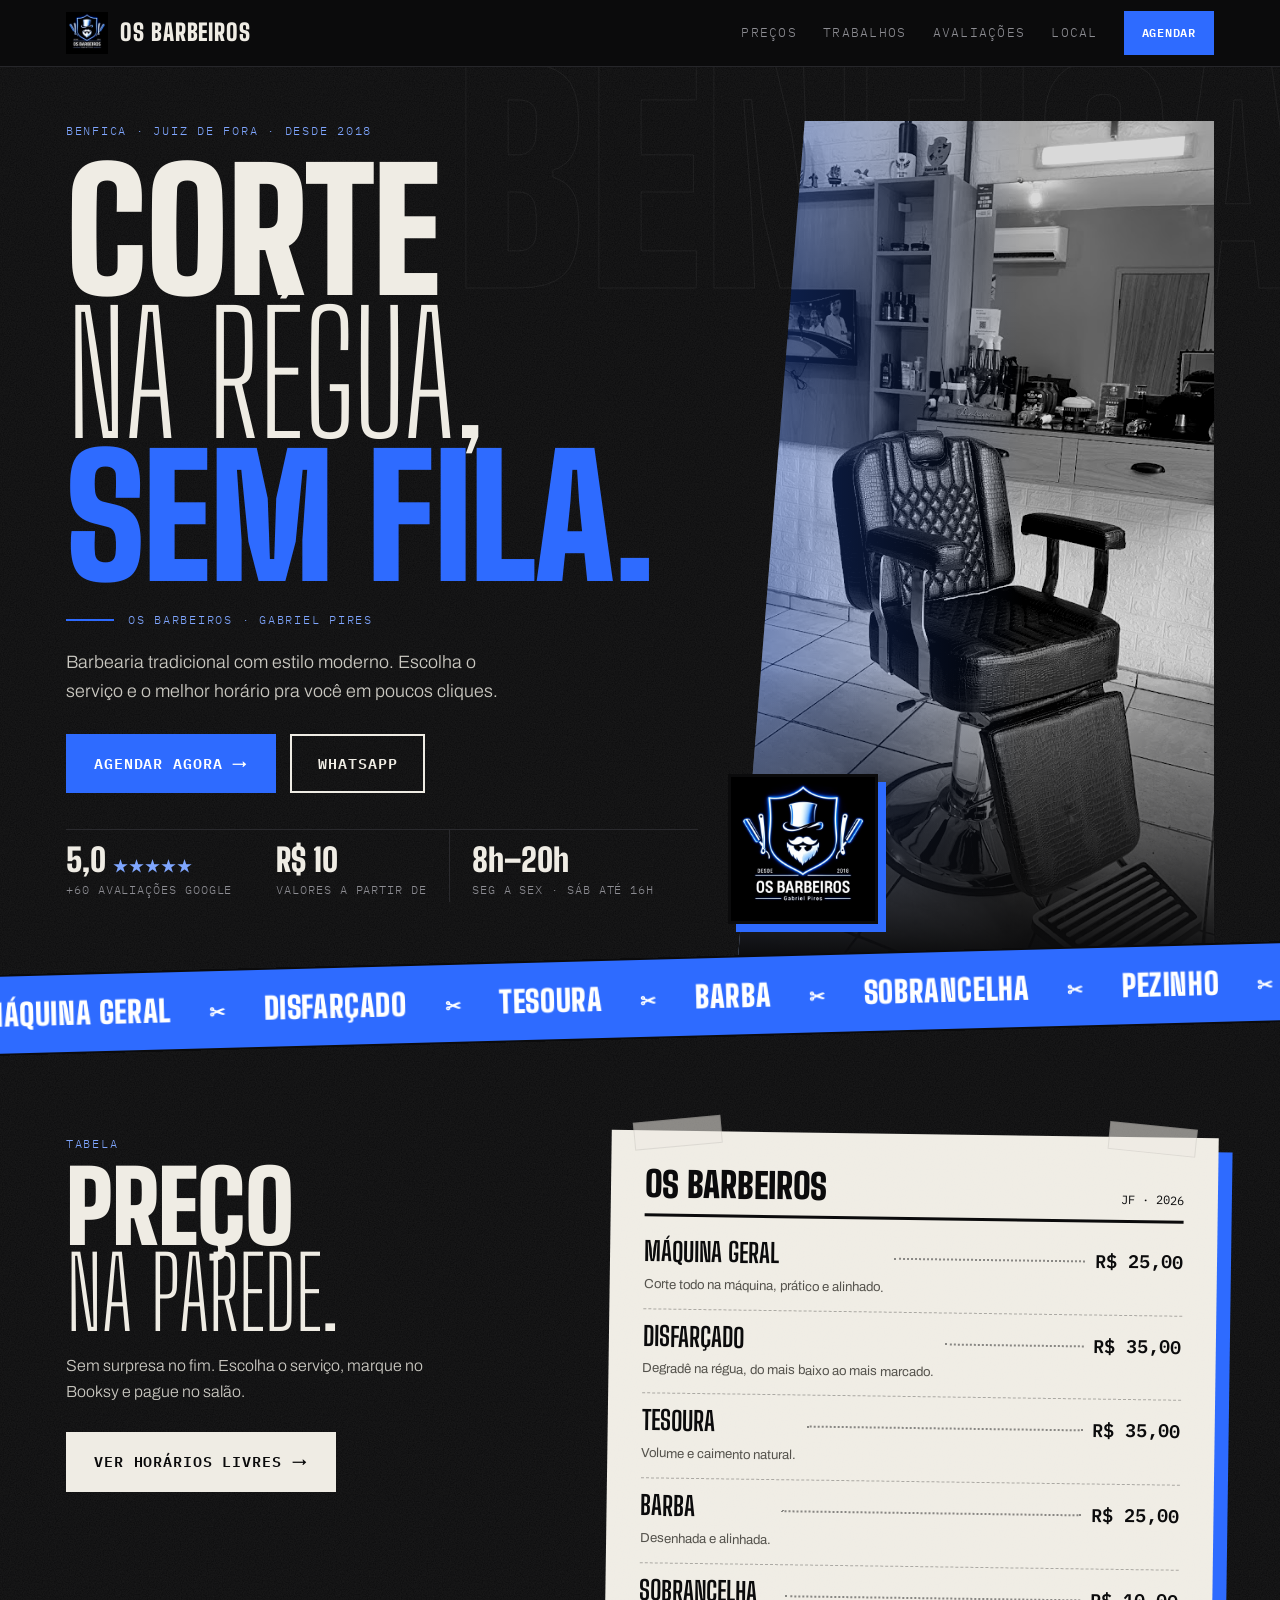
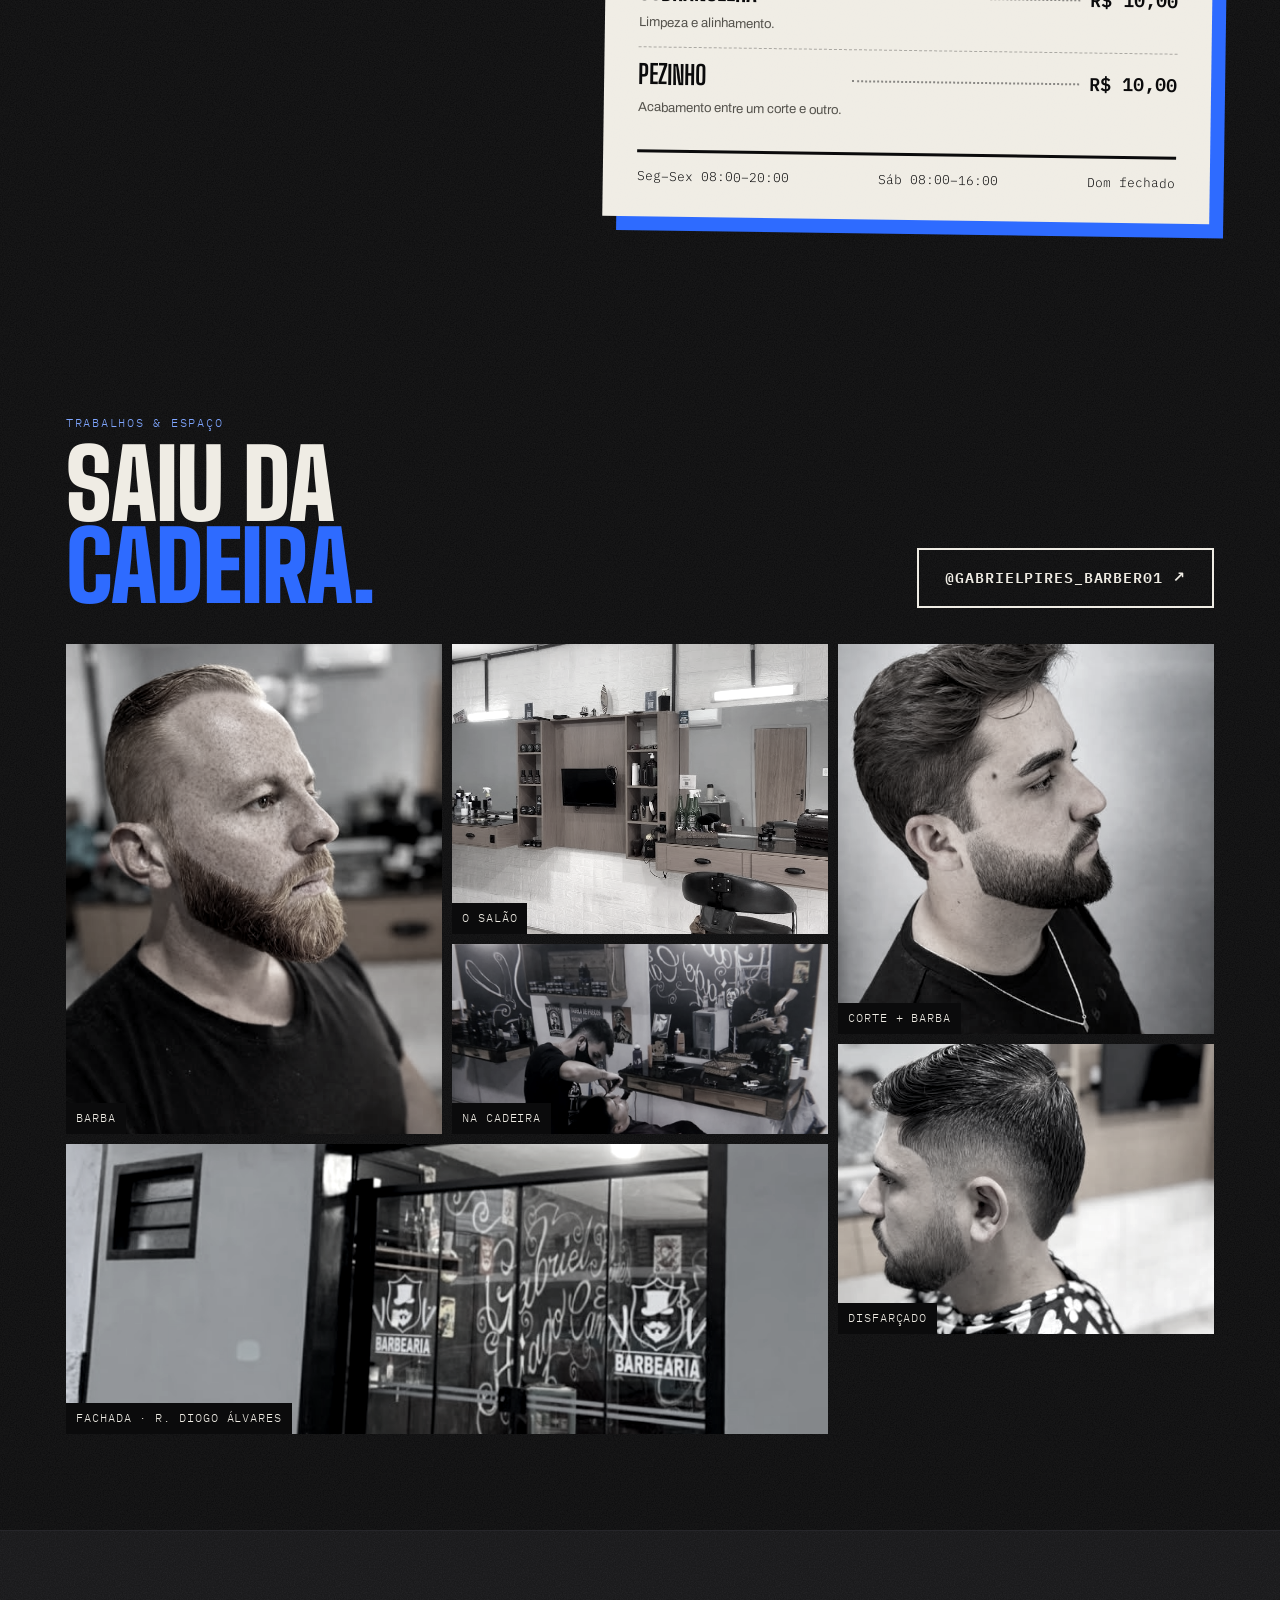
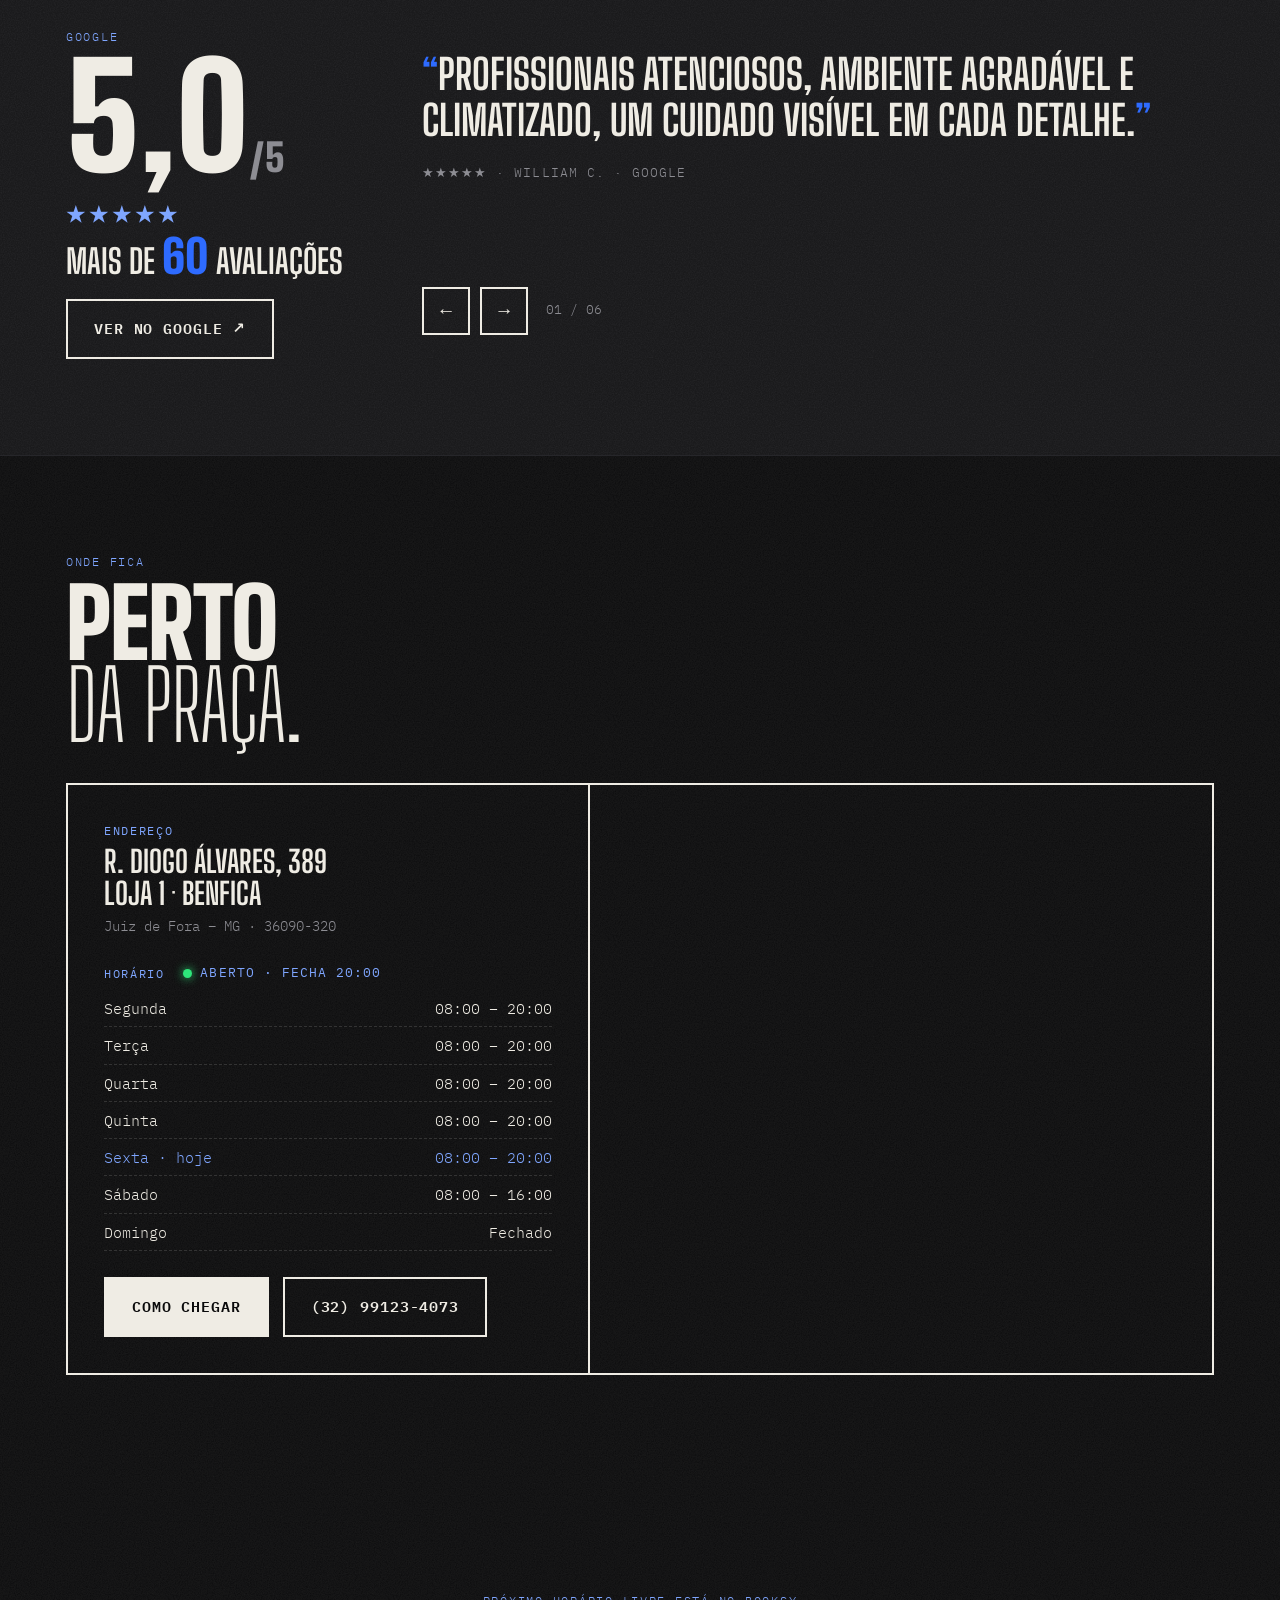
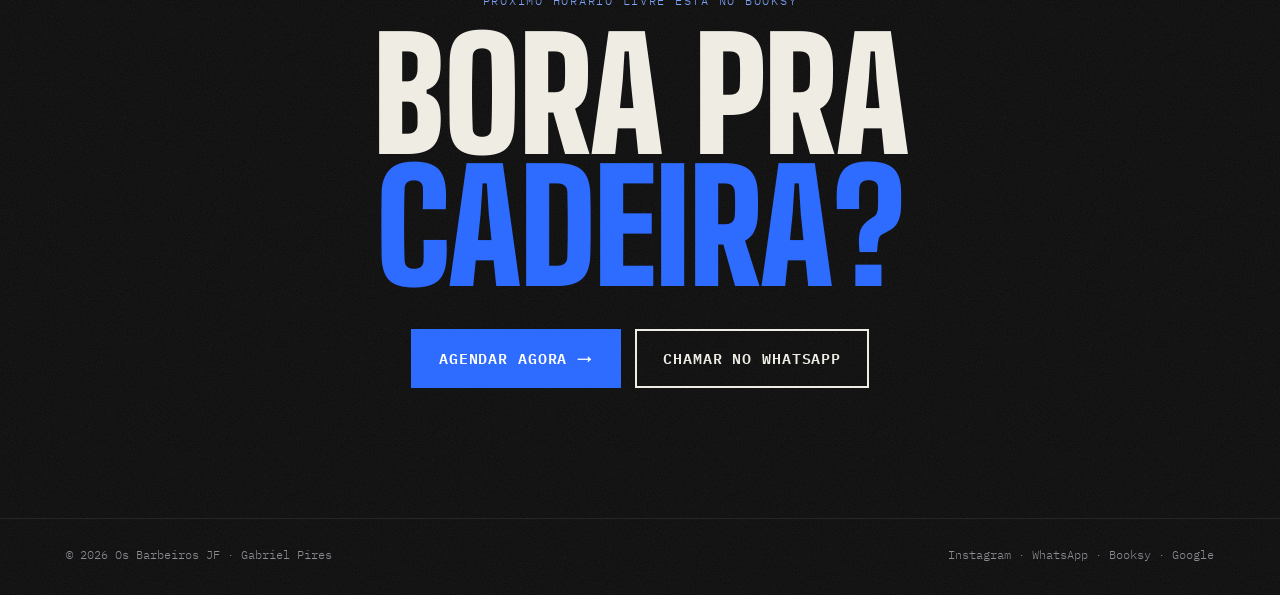
<file: index.html>
<!doctype html>
<html lang="pt-BR">
<head>
<meta charset="utf-8">
<meta name="viewport" content="width=device-width, initial-scale=1">
<title>Os Barbeiros JF · Gabriel Pires</title>
<meta name="description" content="Barbearia Os Barbeiros JF — Benfica, Juiz de Fora. Nota 5,0 no Google. Máquina, disfarçado, tesoura, barba. Agende pelo Booksy.">
<meta name="theme-color" content="#0b0b0c">
<link rel="icon" href="fotos/favicon.png">
<link rel="apple-touch-icon" href="fotos/logo-180.png">
<link rel="preconnect" href="https://fonts.googleapis.com">
<link rel="preconnect" href="https://fonts.gstatic.com" crossorigin>
<link href="https://fonts.googleapis.com/css2?family=Big+Shoulders+Display:wght@300;700;900&family=IBM+Plex+Mono:wght@400;600&family=Archivo:wght@300;400;600&display=swap" rel="stylesheet">
<style>
  /* ========= Identidade: asfalto, cartaz e azul elétrico da logo ========= */
  :root {
    --asfalto: #0b0b0c;
    --concreto: #151517;
    --concreto-2: #1f1f22;
    --cartaz: #efece4;
    --tinta: #0b0b0c;
    --cinza: #8d8d93;
    --azul: #2e6bff;
    --azul-claro: #7fa6ff;
    --display: "Big Shoulders Display", Impact, sans-serif;
    --mono: "IBM Plex Mono", ui-monospace, monospace;
    --texto: "Archivo", system-ui, sans-serif;
    --ruido: url("data:image/svg+xml,%3Csvg xmlns='http://www.w3.org/2000/svg' width='220' height='220'%3E%3Cfilter id='n'%3E%3CfeTurbulence type='fractalNoise' baseFrequency='.85' numOctaves='3' stitchTiles='stitch'/%3E%3CfeColorMatrix values='0 0 0 0 1 0 0 0 0 1 0 0 0 0 1 0 0 0 .07 0'/%3E%3C/filter%3E%3Crect width='100%25' height='100%25' filter='url(%23n)'/%3E%3C/svg%3E");
  }
  * { box-sizing: border-box; margin: 0; padding: 0; }
  html { scroll-behavior: smooth; }
  body { background: var(--asfalto) var(--ruido); color: var(--cartaz); font-family: var(--texto); font-weight: 300; line-height: 1.6; overflow-x: hidden; }
  a { color: inherit; text-decoration: none; }
  img { max-width: 100%; display: block; }
  .wrap { max-width: 1180px; margin: 0 auto; padding: 0 16px; }
  .mono { font-family: var(--mono); }
  .rotulo { font-family: var(--mono); font-size: .78rem; letter-spacing: .14em; text-transform: uppercase; color: var(--azul-claro); }
  .titulo { font-family: var(--display); font-weight: 900; text-transform: uppercase; line-height: .86; letter-spacing: -.01em; font-size: clamp(3rem, 9vw, 7.5rem); }
  .titulo .fino { font-weight: 300; }
  .titulo .azul { color: var(--azul); }
  section { padding: 96px 0; position: relative; }

  /* Botões: blocos sólidos, sem arredondar demais */
  .btn { display: inline-flex; align-items: center; gap: 10px; padding: 16px 26px; font-family: var(--mono); font-weight: 600; font-size: .92rem; letter-spacing: .06em; text-transform: uppercase; border: 2px solid var(--cartaz); transition: transform .15s, background .15s, color .15s, box-shadow .15s; }
  .btn:hover { transform: translate(-3px, -3px); box-shadow: 6px 6px 0 var(--azul); }
  .btn-azul { background: var(--azul); border-color: var(--azul); color: #fff; }
  .btn-azul:hover { box-shadow: 6px 6px 0 var(--cartaz); }
  .btn-claro { background: var(--cartaz); color: var(--tinta); }
  .btn-vazado { color: var(--cartaz); }
  .seta { font-family: var(--texto); font-weight: 600; }

  /* ========= Topo ========= */
  header { position: sticky; top: 0; z-index: 30; background: rgba(11,11,12,.92); backdrop-filter: blur(8px); border-bottom: 1px solid #26262a; }
  header .wrap { display: flex; align-items: center; justify-content: space-between; height: 66px; }
  .marca { display: flex; align-items: center; gap: 12px; }
  .marca img { width: 42px; height: 42px; }
  .marca b { font-family: var(--display); font-weight: 900; font-size: 1.45rem; letter-spacing: .04em; }
  nav { display: flex; gap: 26px; align-items: center; }
  nav a.link { font-family: var(--mono); font-size: .8rem; text-transform: uppercase; letter-spacing: .1em; color: var(--cinza); }
  nav a.link:hover { color: var(--cartaz); }
  nav .btn { padding: 10px 16px; font-size: .78rem; }
  @media (max-width: 860px) { nav a.link { display: none; } }

  /* ========= Hero ========= */
  .hero { padding: 54px 0 0; overflow: hidden; }
  .hero .grade { display: grid; grid-template-columns: 1.15fr 1fr; gap: 40px; align-items: end; }
  @media (max-width: 900px) { .hero .grade { grid-template-columns: 1fr; } }
  .hero .titulo { font-size: clamp(4.2rem, 13vw, 10.5rem); }
  .hero .titulo span { display: block; }
  .linha-entra { opacity: 0; transform: translateY(40%); animation: entra .8s cubic-bezier(.2,.8,.2,1) forwards; }
  @keyframes entra { to { opacity: 1; transform: none; } }
  .hero .assinatura { display: flex; align-items: center; gap: 14px; margin: 22px 0 18px; }
  .hero .assinatura::before { content: ""; width: 48px; height: 2px; background: var(--azul); }
  .hero p.lead { max-width: 470px; font-size: 1.12rem; color: #c9c7c0; }
  .ctas { display: flex; flex-wrap: wrap; gap: 14px; margin-top: 28px; }
  .fatos { display: grid; grid-template-columns: repeat(3, auto); gap: 0; margin-top: 36px; border-top: 1px solid #2a2a2e; width: max-content; max-width: 100%; }
  .fatos div { padding: 14px 22px 0 0; margin-right: 22px; border-right: 1px solid #2a2a2e; }
  .fatos div:last-child { border-right: 0; }
  .fatos b { display: block; font-family: var(--display); font-weight: 900; font-size: 2rem; line-height: 1; }
  .fatos small { font-family: var(--mono); font-size: .72rem; color: var(--cinza); text-transform: uppercase; letter-spacing: .08em; }
  .fatos .estrelas { color: var(--azul-claro); letter-spacing: 2px; }
  @media (max-width: 520px) { .fatos { grid-template-columns: 1fr 1fr; } .fatos div:nth-child(3) { display: none; } }

  .hero-foto { position: relative; align-self: stretch; min-height: 520px; }
  .hero-foto .foto { position: absolute; inset: 0 0 0 0; clip-path: polygon(14% 0, 100% 0, 100% 100%, 0 100%); overflow: hidden; }
  .hero-foto .foto img { width: 100%; height: 100%; object-fit: cover; filter: grayscale(1) contrast(1.15) brightness(.85); }
  .hero-foto .foto::after { content: ""; position: absolute; inset: 0; background: linear-gradient(0deg, var(--asfalto) 0%, transparent 35%), linear-gradient(90deg, rgba(46,107,255,.35), transparent 60%); mix-blend-mode: normal; }
  .hero-foto .selo { position: absolute; left: -10px; bottom: 34px; width: 150px; border: 3px solid var(--asfalto); box-shadow: 8px 8px 0 var(--azul); }
  @media (max-width: 900px) { .hero-foto { min-height: 360px; margin: 0 -16px; } .hero-foto .foto { clip-path: polygon(0 8%, 100% 0, 100% 100%, 0 100%); } .hero-foto .selo { left: 16px; width: 110px; } }
  .letreiro { position: absolute; right: -2vw; top: 0; font-family: var(--display); font-weight: 900; font-size: 22vw; line-height: .8; color: transparent; -webkit-text-stroke: 1px rgba(239,236,228,.06); pointer-events: none; white-space: nowrap; z-index: -1; }

  /* ========= Faixa rolando ========= */
  .faixa { background: var(--azul); color: #fff; overflow: hidden; transform: rotate(-1.5deg); margin: 0 -20px; border-top: 2px solid var(--asfalto); border-bottom: 2px solid var(--asfalto); }
  .faixa div { display: flex; gap: 38px; width: max-content; padding: 14px 0; animation: rola 28s linear infinite; font-family: var(--display); font-weight: 900; font-size: 1.9rem; text-transform: uppercase; letter-spacing: .02em; }
  .faixa span::after { content: "✂"; margin-left: 38px; font-size: 1.2rem; vertical-align: middle; }
  @keyframes rola { to { transform: translateX(-50%); } }

  /* ========= Preços: cartaz colado na parede ========= */
  .precos .grade { display: grid; grid-template-columns: 1fr 1.25fr; gap: 56px; align-items: start; }
  @media (max-width: 900px) { .precos .grade { grid-template-columns: 1fr; gap: 32px; } }
  .precos .titulo { font-size: clamp(3.2rem, 8vw, 6.2rem); margin: 10px 0 18px; }
  .precos p.lead { color: #c9c7c0; max-width: 380px; }
  .cartaz { background: var(--cartaz) var(--ruido); color: var(--tinta); padding: 36px 34px 30px; transform: rotate(.8deg); box-shadow: 14px 14px 0 var(--azul); position: relative; }
  .cartaz::before, .cartaz::after { content: ""; position: absolute; top: -12px; width: 86px; height: 26px; background: rgba(239,236,228,.55); border: 1px solid rgba(0,0,0,.08); }
  .cartaz::before { left: 22px; transform: rotate(-6deg); }
  .cartaz::after { right: 22px; transform: rotate(5deg); }
  .cartaz h3 { font-family: var(--display); font-weight: 900; font-size: 2.2rem; text-transform: uppercase; line-height: 1; border-bottom: 3px solid var(--tinta); padding-bottom: 12px; margin-bottom: 8px; display: flex; justify-content: space-between; align-items: baseline; }
  .cartaz h3 small { font-family: var(--mono); font-size: .75rem; font-weight: 400; }
  .item-preco { display: flex; align-items: baseline; gap: 10px; padding: 14px 0; border-bottom: 1px dashed rgba(11,11,12,.3); }
  .item-preco:last-of-type { border-bottom: 0; }
  .item-preco b { font-family: var(--display); font-weight: 700; font-size: 1.65rem; text-transform: uppercase; line-height: 1; }
  .item-preco i { flex: 1; border-bottom: 2px dotted rgba(11,11,12,.45); transform: translateY(-5px); }
  .item-preco span { font-family: var(--mono); font-weight: 600; font-size: 1.15rem; white-space: nowrap; }
  .item-preco > div { min-width: 0; }
  .item-preco small { display: block; font-size: .82rem; color: #55534d; margin-top: 4px; font-weight: 400; }
  .cartaz .rodape { margin-top: 18px; padding-top: 14px; border-top: 3px solid var(--tinta); display: flex; justify-content: space-between; flex-wrap: wrap; gap: 10px; font-family: var(--mono); font-size: .8rem; }

  /* ========= Trabalhos ========= */
  .cab { display: flex; justify-content: space-between; align-items: end; gap: 20px; flex-wrap: wrap; margin-bottom: 36px; }
  .cab .titulo { font-size: clamp(3rem, 8vw, 6rem); margin-top: 10px; }
  .mosaico { display: grid; grid-template-columns: repeat(12, 1fr); grid-auto-rows: 90px; gap: 10px; }
  .mosaico a { position: relative; overflow: hidden; background: var(--concreto-2); }
  .mosaico img { width: 100%; height: 100%; object-fit: cover; filter: grayscale(.85) contrast(1.1); transition: filter .35s, transform .5s; }
  .mosaico a:hover img { filter: none; transform: scale(1.04); }
  .mosaico a::after { content: attr(data-legenda); position: absolute; left: 0; bottom: 0; background: var(--asfalto); color: var(--cartaz); font-family: var(--mono); font-size: .72rem; text-transform: uppercase; letter-spacing: .08em; padding: 6px 10px; }
  .m1 { grid-column: span 4; grid-row: span 5; } .m2 { grid-column: span 4; grid-row: span 3; } .m3 { grid-column: span 4; grid-row: span 4; }
  .m4 { grid-column: span 4; grid-row: span 2; } .m5 { grid-column: span 4; grid-row: span 3; } .m6 { grid-column: span 8; grid-row: span 3; }
  @media (max-width: 760px) { .mosaico { grid-template-columns: repeat(2, 1fr); grid-auto-rows: 150px; } .mosaico a { grid-column: span 1 !important; grid-row: span 1 !important; } .mosaico .m1, .mosaico .m6 { grid-column: span 2 !important; grid-row: span 2 !important; } }

  /* ========= Avaliações ========= */
  .avaliacoes { background: var(--concreto) var(--ruido); border-top: 1px solid #26262a; border-bottom: 1px solid #26262a; }
  .aval-grade { display: grid; grid-template-columns: 300px 1fr; gap: 56px; align-items: center; }
  @media (max-width: 860px) { .aval-grade { grid-template-columns: 1fr; gap: 28px; } }
  .nota { font-family: var(--display); font-weight: 900; font-size: 9rem; line-height: .8; }
  .nota small { font-size: 2.4rem; color: var(--cinza); }
  .qtd { font-family: var(--display); font-weight: 700; font-size: 2.1rem; line-height: 1; text-transform: uppercase; margin-top: 30px; }
  .qtd b { font-weight: 900; color: var(--azul); font-size: 2.9rem; }
  .qtd .estrelas { display: block; color: var(--azul-claro); font-size: 1.3rem; letter-spacing: 4px; margin-bottom: 8px; }
  .citacao { position: relative; min-height: 210px; }
  .citacao blockquote { font-family: var(--display); font-weight: 700; font-size: clamp(1.7rem, 3.4vw, 2.6rem); line-height: 1.12; text-transform: uppercase; }
  .citacao blockquote::before { content: "“"; color: var(--azul); }
  .citacao blockquote::after { content: "”"; color: var(--azul); }
  .citacao cite { display: block; margin-top: 18px; font-style: normal; font-family: var(--mono); font-size: .82rem; color: var(--cinza); text-transform: uppercase; letter-spacing: .08em; }
  .citacao .troca { animation: aparece .45s ease; }
  @keyframes aparece { from { opacity: 0; transform: translateY(10px); } }
  .controles { display: flex; gap: 10px; align-items: center; margin-top: 26px; }
  .controles button { width: 48px; height: 48px; background: transparent; color: var(--cartaz); border: 2px solid var(--cartaz); font-size: 1.2rem; cursor: pointer; transition: background .15s, color .15s; }
  .controles button:hover { background: var(--cartaz); color: var(--tinta); }
  .controles .cont { font-family: var(--mono); font-size: .8rem; color: var(--cinza); margin-left: 8px; }

  /* ========= Local ========= */
  .local .grade { display: grid; grid-template-columns: 1fr 1.2fr; gap: 0; border: 2px solid var(--cartaz); }
  @media (max-width: 860px) { .local .grade { grid-template-columns: 1fr; } }
  .local .info { padding: 36px; display: grid; gap: 26px; align-content: start; }
  .local h4 { font-family: var(--mono); font-size: .75rem; letter-spacing: .14em; text-transform: uppercase; color: var(--azul-claro); margin-bottom: 6px; font-weight: 400; }
  .local .end { font-family: var(--display); font-weight: 700; font-size: 1.9rem; line-height: 1.05; text-transform: uppercase; }
  .horarios { font-family: var(--mono); font-size: .95rem; }
  .horarios div { display: flex; justify-content: space-between; gap: 12px; padding: 6px 0; border-bottom: 1px dashed #333; }
  .horarios .hoje { color: var(--azul-claro); }
  .status { display: inline-flex; align-items: center; gap: 8px; font-family: var(--mono); font-size: .8rem; text-transform: uppercase; letter-spacing: .08em; }
  .status::before { content: ""; width: 9px; height: 9px; border-radius: 50%; background: var(--cinza); }
  .status.aberto::before { background: #2ee67a; box-shadow: 0 0 10px #2ee67a; }
  .mapa { min-height: 420px; border-left: 2px solid var(--cartaz); }
  @media (max-width: 860px) { .mapa { border-left: 0; border-top: 2px solid var(--cartaz); min-height: 320px; } }
  .mapa iframe { width: 100%; height: 100%; min-height: inherit; border: 0; filter: grayscale(1) invert(.92) contrast(1.05); display: block; }

  /* ========= Final ========= */
  .final { text-align: center; padding: 120px 0 130px; overflow: hidden; }
  .final .titulo { font-size: clamp(3.6rem, 12vw, 10rem); }
  .final .ctas { justify-content: center; }
  footer { border-top: 1px solid #26262a; padding: 26px 0 30px; font-family: var(--mono); font-size: .78rem; color: var(--cinza); }
  footer .wrap { display: flex; flex-wrap: wrap; gap: 14px; justify-content: space-between; }
  footer a:hover { color: var(--cartaz); }

  /* ========= Barra fixa no celular (agendar rápido) ========= */
  .barra-cel { display: none; }
  @media (max-width: 760px) {
    .barra-cel { display: grid; grid-template-columns: 1.6fr 1fr; position: fixed; left: 0; right: 0; bottom: 0; z-index: 40; border-top: 2px solid var(--asfalto); }
    .barra-cel a { padding: 17px 10px; text-align: center; font-family: var(--mono); font-weight: 600; font-size: .9rem; text-transform: uppercase; letter-spacing: .06em; }
    .barra-cel .ag { background: var(--azul); color: #fff; }
    .barra-cel .wa { background: var(--cartaz); color: var(--tinta); }
    body { padding-bottom: 58px; }
    section { padding: 72px 0; }
  }

  .revela { opacity: 0; transform: translateY(28px); transition: opacity .7s, transform .7s; }
  .revela.on { opacity: 1; transform: none; }
  @media (prefers-reduced-motion: reduce) {
    *, *::before, *::after { animation: none !important; transition: none !important; }
    .linha-entra, .revela { opacity: 1; transform: none; }
  }
</style>
</head>
<body>

<header>
  <div class="wrap">
    <a href="#" class="marca"><img src="fotos/logo.jpg" alt="Logo Os Barbeiros"><b>OS BARBEIROS</b></a>
    <nav>
      <a class="link" href="#precos">Preços</a>
      <a class="link" href="#trabalhos">Trabalhos</a>
      <a class="link" href="#avaliacoes">Avaliações</a>
      <a class="link" href="#local">Local</a>
      <a class="btn btn-azul js-booksy" href="#" target="_blank" rel="noopener">Agendar</a>
    </nav>
  </div>
</header>

<main>
  <!-- HERO -->
  <section class="hero">
    <div class="letreiro" aria-hidden="true">BENFICA</div>
    <div class="wrap grade">
      <div style="padding-bottom:56px">
        <div class="rotulo linha-entra" style="animation-delay:.05s">Benfica · Juiz de Fora · desde 2018</div>
        <h1 class="titulo" style="margin-top:18px">
          <span class="linha-entra" style="animation-delay:.15s">Corte</span>
          <span class="linha-entra fino" style="animation-delay:.27s">na régua,</span>
          <span class="linha-entra azul" style="animation-delay:.39s">sem fila.</span>
        </h1>
        <div class="assinatura rotulo linha-entra" style="animation-delay:.55s">Os Barbeiros · Gabriel Pires</div>
        <p class="lead linha-entra" style="animation-delay:.62s">Barbearia tradicional com estilo moderno. Escolha o serviço e o melhor horário pra você em poucos cliques.</p>
        <div class="ctas linha-entra" style="animation-delay:.72s">
          <a class="btn btn-azul js-booksy" href="#" target="_blank" rel="noopener">Agendar agora <span class="seta">→</span></a>
          <a class="btn btn-vazado js-whatsapp" href="#" target="_blank" rel="noopener">WhatsApp</a>
        </div>
        <div class="fatos linha-entra" style="animation-delay:.85s">
          <a class="js-google" href="#" target="_blank" rel="noopener"><div><b>5,0 <span class="estrelas" style="font-size:1rem">★★★★★</span></b><small>+60 avaliações Google</small></div></a>
          <div><b>R$ 10</b><small>valores a partir de</small></div>
          <div><b>8h–20h</b><small>seg a sex · sáb até 16h</small></div>
        </div>
      </div>
      <div class="hero-foto linha-entra" style="animation-delay:.3s">
        <div class="foto"><img src="fotos/cadeira.jpg" alt="Cadeira de barbeiro da Os Barbeiros JF"></div>
        <img class="selo" src="fotos/logo.jpg" alt="">
      </div>
    </div>
  </section>

  <div class="faixa" aria-hidden="true"><div id="faixa"></div></div>

  <!-- PREÇOS -->
  <section id="precos" class="precos">
    <div class="wrap grade revela">
      <div>
        <div class="rotulo">Tabela</div>
        <h2 class="titulo">Preço<br><span class="fino">na parede.</span></h2>
        <p class="lead">Sem surpresa no fim. Escolha o serviço, marque no Booksy e pague no salão.</p>
        <div class="ctas"><a class="btn btn-claro js-booksy" href="#" target="_blank" rel="noopener">Ver horários livres <span class="seta">→</span></a></div>
      </div>
      <div class="cartaz">
        <h3>Os Barbeiros <small>JF · 2026</small></h3>
        <div id="lista-precos"></div>
        <div class="rodape"><span>Seg–Sex 08:00–20:00</span><span>Sáb 08:00–16:00</span><span>Dom fechado</span></div>
      </div>
    </div>
  </section>

  <!-- TRABALHOS -->
  <section id="trabalhos">
    <div class="wrap revela">
      <div class="cab">
        <div><div class="rotulo">Trabalhos &amp; espaço</div><h2 class="titulo">Saiu da<br><span class="azul">cadeira.</span></h2></div>
        <a class="btn btn-vazado js-instagram" href="#" target="_blank" rel="noopener">@gabrielpires_barber01 <span class="seta">↗</span></a>
      </div>
      <div class="mosaico">
        <a class="m1 js-instagram" href="#" target="_blank" rel="noopener" data-legenda="Barba"><img src="fotos/corte1.jpg" alt="Barba ruiva modelada" loading="lazy"></a>
        <a class="m2 js-google" href="#" target="_blank" rel="noopener" data-legenda="O salão"><img src="fotos/salao2.jpg" alt="Bancadas do salão" loading="lazy"></a>
        <a class="m3 js-instagram" href="#" target="_blank" rel="noopener" data-legenda="Corte + barba"><img src="fotos/corte3.jpg" alt="Corte com barba alinhada" loading="lazy"></a>
        <a class="m4 js-google" href="#" target="_blank" rel="noopener" data-legenda="Na cadeira"><img src="fotos/atendimento.jpg" alt="Barbeiro atendendo" loading="lazy"></a>
        <a class="m5 js-instagram" href="#" target="_blank" rel="noopener" data-legenda="Disfarçado"><img src="fotos/corte2.jpg" alt="Corte disfarçado" loading="lazy" style="object-position:center 30%"></a>
        <a class="m6 js-google" href="#" target="_blank" rel="noopener" data-legenda="Fachada · R. Diogo Álvares"><img src="fotos/fachada.jpg" alt="Fachada da barbearia" loading="lazy" style="object-position:center 55%"></a>
      </div>
    </div>
  </section>

  <!-- AVALIAÇÕES -->
  <section id="avaliacoes" class="avaliacoes">
    <div class="wrap aval-grade revela">
      <div>
        <div class="rotulo">Google</div>
        <div class="nota" style="margin-top:12px">5,0<small>/5</small></div>
        <p class="qtd"><span class="estrelas">★★★★★</span>Mais de <b>60</b> avaliações</p>
        <a class="btn btn-vazado js-google" href="#" target="_blank" rel="noopener" style="margin-top:20px">Ver no Google <span class="seta">↗</span></a>
      </div>
      <div>
        <div class="citacao" id="citacao" aria-live="polite"></div>
        <div class="controles">
          <button id="ant" aria-label="Avaliação anterior">←</button>
          <button id="prox" aria-label="Próxima avaliação">→</button>
          <span class="cont" id="cont"></span>
        </div>
      </div>
    </div>
  </section>

  <!-- LOCAL -->
  <section id="local" class="local">
    <div class="wrap revela">
      <div class="cab"><div><div class="rotulo">Onde fica</div><h2 class="titulo">Perto<br><span class="fino">da praça.</span></h2></div></div>
      <div class="grade">
        <div class="info">
          <div><h4>Endereço</h4><p class="end">R. Diogo Álvares, 389<br>Loja 1 · Benfica</p><p class="mono" style="color:var(--cinza);font-size:.85rem;margin-top:6px">Juiz de Fora – MG · 36090-320</p></div>
          <div><h4>Horário <span class="status" id="status" style="margin-left:10px"></span></h4><div class="horarios" id="horarios"></div></div>
          <div class="ctas" style="margin-top:0">
            <a class="btn btn-claro js-google" href="#" target="_blank" rel="noopener">Como chegar</a>
            <a class="btn btn-vazado js-whatsapp" href="#" target="_blank" rel="noopener">(32) 99123-4073</a>
          </div>
        </div>
        <div class="mapa">
          <iframe loading="lazy" referrerpolicy="no-referrer-when-downgrade" title="Mapa da barbearia"
            src="https://www.google.com/maps?q=Barbearia+Os+Barbeiros+JF,+R.+Diogo+%C3%81lvares,+389,+Juiz+de+Fora+-+MG&output=embed"></iframe>
        </div>
      </div>
    </div>
  </section>

  <!-- FINAL -->
  <section class="final">
    <div class="wrap revela">
      <div class="rotulo">Próximo horário livre está no Booksy</div>
      <h2 class="titulo" style="margin:18px 0 36px">Bora pra<br><span class="azul">cadeira?</span></h2>
      <div class="ctas">
        <a class="btn btn-azul js-booksy" href="#" target="_blank" rel="noopener">Agendar agora <span class="seta">→</span></a>
        <a class="btn btn-vazado js-whatsapp" href="#" target="_blank" rel="noopener">Chamar no WhatsApp</a>
      </div>
    </div>
  </section>
</main>

<footer>
  <div class="wrap">
    <span>© <span id="ano"></span> Os Barbeiros JF · Gabriel Pires</span>
    <span><a class="js-instagram" href="#" target="_blank" rel="noopener">Instagram</a> · <a class="js-whatsapp" href="#" target="_blank" rel="noopener">WhatsApp</a> · <a class="js-booksy" href="#" target="_blank" rel="noopener">Booksy</a> · <a class="js-google" href="#" target="_blank" rel="noopener">Google</a></span>
  </div>
</footer>

<div class="barra-cel">
  <a class="ag js-booksy" href="#" target="_blank" rel="noopener">Agendar →</a>
  <a class="wa js-whatsapp" href="#" target="_blank" rel="noopener">WhatsApp</a>
</div>

<script>
  // ============ CONFIGURAÇÃO — edite só aqui ============
  const CONFIG = {
    // TODO: colar aqui o link do perfil no Booksy
    booksy: "https://booksy.com/",
    instagram: "https://www.instagram.com/gabrielpires_barber01/",
    google: "https://maps.app.goo.gl/CE2bm7PWRhQGa71v7",
    whatsapp: "https://wa.me/5532991234073?text=" + encodeURIComponent("Olá! Vim pelo site e gostaria de agendar um horário."),

    servicos: [
      { nome: "Máquina geral", desc: "Corte todo na máquina, prático e alinhado.", preco: 25 },
      { nome: "Disfarçado",    desc: "Degradê na régua, do mais baixo ao mais marcado.", preco: 35 },
      { nome: "Tesoura",       desc: "Volume e caimento natural.", preco: 35 },
      { nome: "Barba",         desc: "Desenhada e alinhada.", preco: 25 },
      { nome: "Sobrancelha",   desc: "Limpeza e alinhamento.", preco: 10 },
      { nome: "Pezinho",       desc: "Acabamento entre um corte e outro.", preco: 10 },
    ],

    // 0 = domingo ... 6 = sábado
    horarios: { 0: null, 1: ["08:00", "20:00"], 2: ["08:00", "20:00"], 3: ["08:00", "20:00"], 4: ["08:00", "20:00"], 5: ["08:00", "20:00"], 6: ["08:00", "16:00"] },

    // Avaliações reais do Google (5 estrelas)
    avaliacoes: [
      { nome: "William C.", texto: "Profissionais atenciosos, ambiente agradável e climatizado, um cuidado visível em cada detalhe." },
      { nome: "Raphael C.", texto: "Excelentes profissionais. Saí na régua e 10 anos mais novo." },
      { nome: "Yuri Q.", texto: "Corto lá toda semana. Marco o horário e nunca tem atraso." },
      { nome: "Sharda V.", texto: "Profissional muito caprichoso. O corte ficou do jeito que eu queria." },
      { nome: "Christian C.", texto: "Corte de qualidade, atenciosos demais com todos os clientes, preço acessível para todos." },
      { nome: "Gleiton S.", texto: "Todas as vezes que venho da Itália só corto com o Gabriel, nota 1.000." },
    ],
  };
  // ======================================================

  const $ = s => document.querySelector(s);
  const setLinks = (cls, url) => document.querySelectorAll(cls).forEach(a => a.href = url);
  setLinks(".js-booksy", CONFIG.booksy);
  setLinks(".js-instagram", CONFIG.instagram);
  setLinks(".js-google", CONFIG.google);
  setLinks(".js-whatsapp", CONFIG.whatsapp);
  $("#ano").textContent = new Date().getFullYear();

  const reais = v => "R$ " + v.toFixed(2).replace(".", ",");
  const esc = s => String(s).replace(/[&<>"]/g, c => ({ "&": "&amp;", "<": "&lt;", ">": "&gt;", '"': "&quot;" }[c]));

  // Tabela de preços (cartaz)
  $("#lista-precos").innerHTML = CONFIG.servicos.map(s =>
    `<div class="item-preco"><div><b>${esc(s.nome)}</b><small>${esc(s.desc)}</small></div><i></i><span>${reais(s.preco)}</span></div>`).join("");

  // Faixa rolando (duplicada para o loop não ter emenda)
  const nomes = CONFIG.servicos.map(s => `<span>${esc(s.nome)}</span>`).join("");
  $("#faixa").innerHTML = nomes + nomes + nomes + nomes;

  // Horário + "aberto agora" no fuso de Juiz de Fora
  const DIAS = ["Domingo", "Segunda", "Terça", "Quarta", "Quinta", "Sexta", "Sábado"];
  const agora = new Date(new Date().toLocaleString("en-US", { timeZone: "America/Sao_Paulo" }));
  const hoje = agora.getDay(), min = agora.getHours() * 60 + agora.getMinutes();
  const m = h => +h.slice(0, 2) * 60 + +h.slice(3);
  $("#horarios").innerHTML = [1, 2, 3, 4, 5, 6, 0].map(d => {
    const h = CONFIG.horarios[d];
    return `<div class="${d === hoje ? "hoje" : ""}"><span>${DIAS[d]}${d === hoje ? " · hoje" : ""}</span><span>${h ? h.join(" – ") : "Fechado"}</span></div>`;
  }).join("");
  const hh = CONFIG.horarios[hoje];
  const aberto = hh && min >= m(hh[0]) && min < m(hh[1]);
  $("#status").textContent = aberto ? `Aberto · fecha ${hh[1]}` : "Fechado agora";
  $("#status").classList.toggle("aberto", !!aberto);

  // Avaliações: uma por vez, troca sozinha
  let i = 0, timer;
  const mostra = n => {
    i = (n + CONFIG.avaliacoes.length) % CONFIG.avaliacoes.length;
    const r = CONFIG.avaliacoes[i];
    $("#citacao").innerHTML = `<div class="troca"><blockquote>${esc(r.texto)}</blockquote><cite>★★★★★ · ${esc(r.nome)} · Google</cite></div>`;
    $("#cont").textContent = `${String(i + 1).padStart(2, "0")} / ${String(CONFIG.avaliacoes.length).padStart(2, "0")}`;
  };
  const auto = () => { clearInterval(timer); timer = setInterval(() => mostra(i + 1), 7000); };
  $("#ant").onclick = () => { mostra(i - 1); auto(); };
  $("#prox").onclick = () => { mostra(i + 1); auto(); };
  mostra(0); auto();

  // Revela as seções ao rolar
  const io = new IntersectionObserver(es => es.forEach(e => { if (e.isIntersecting) { e.target.classList.add("on"); io.unobserve(e.target); } }), { threshold: .12 });
  document.querySelectorAll(".revela").forEach(el => io.observe(el));
</script>
</body>
</html>
</file>
